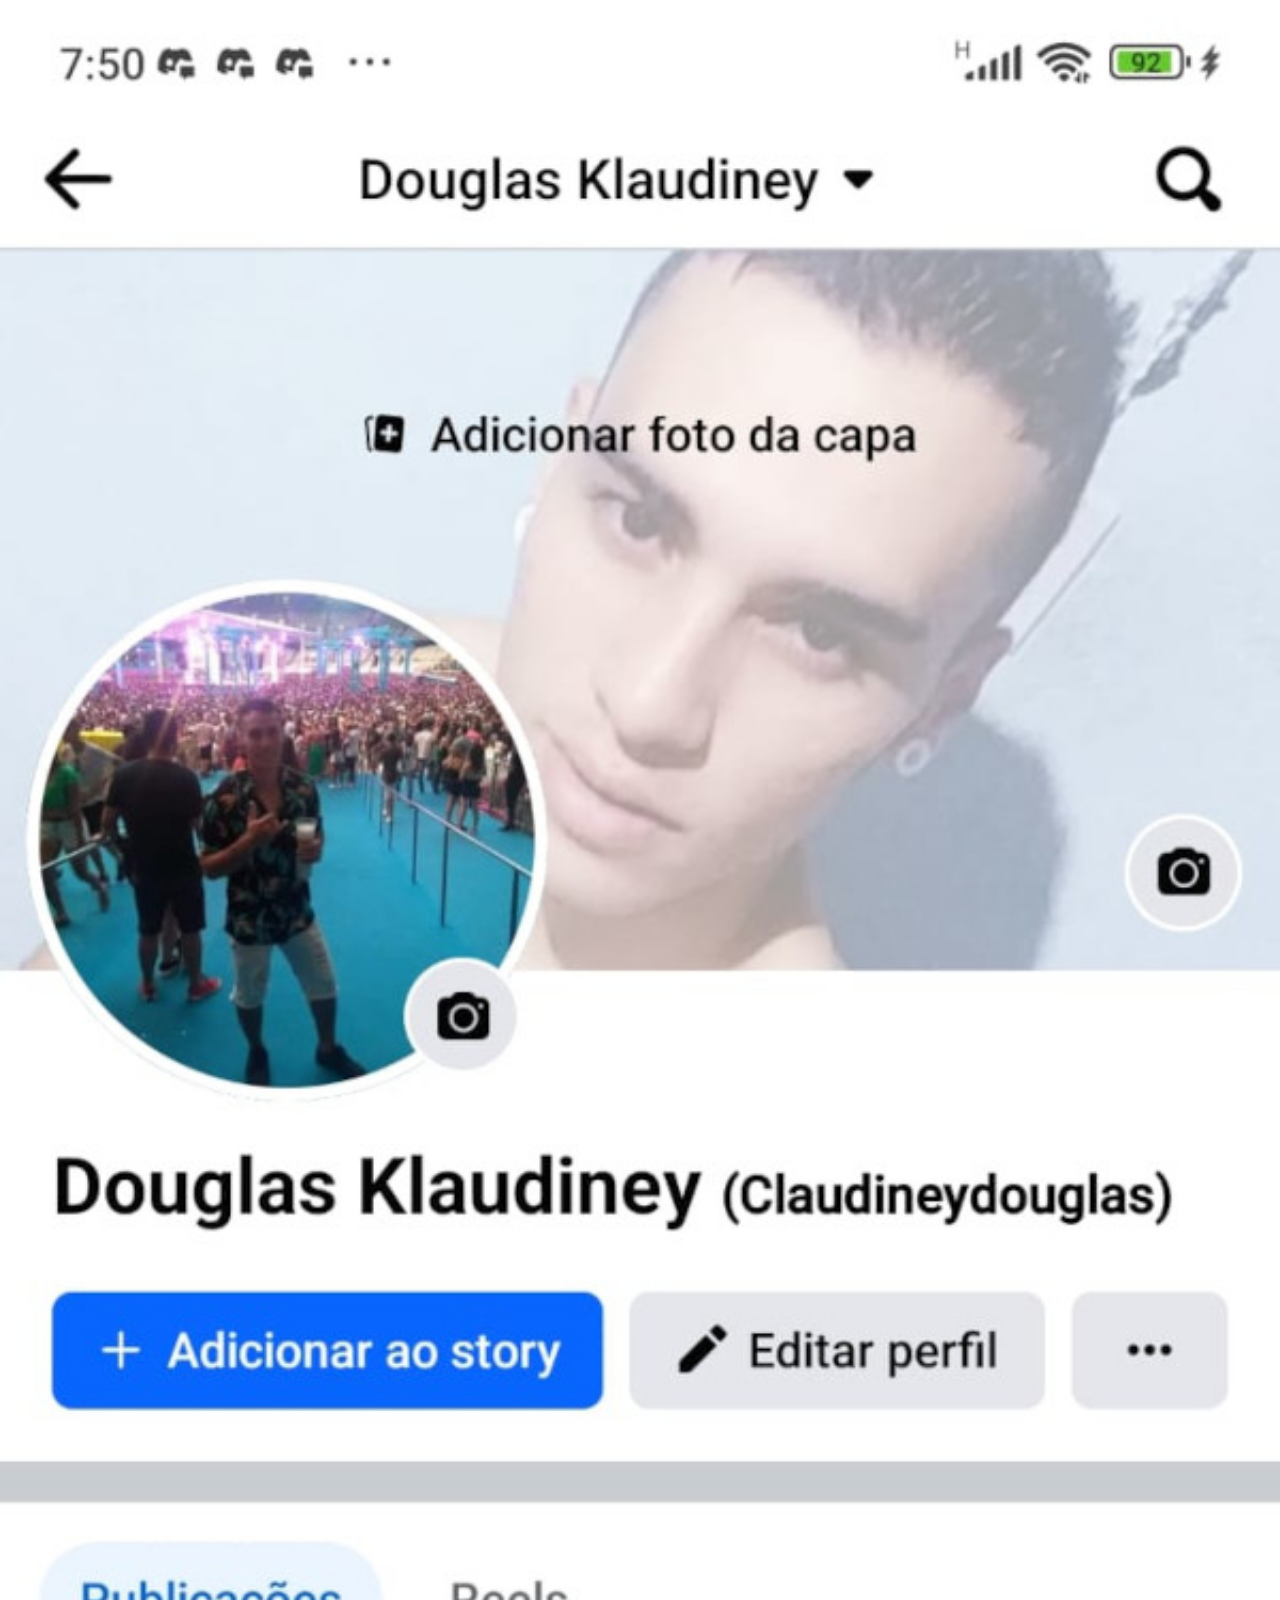
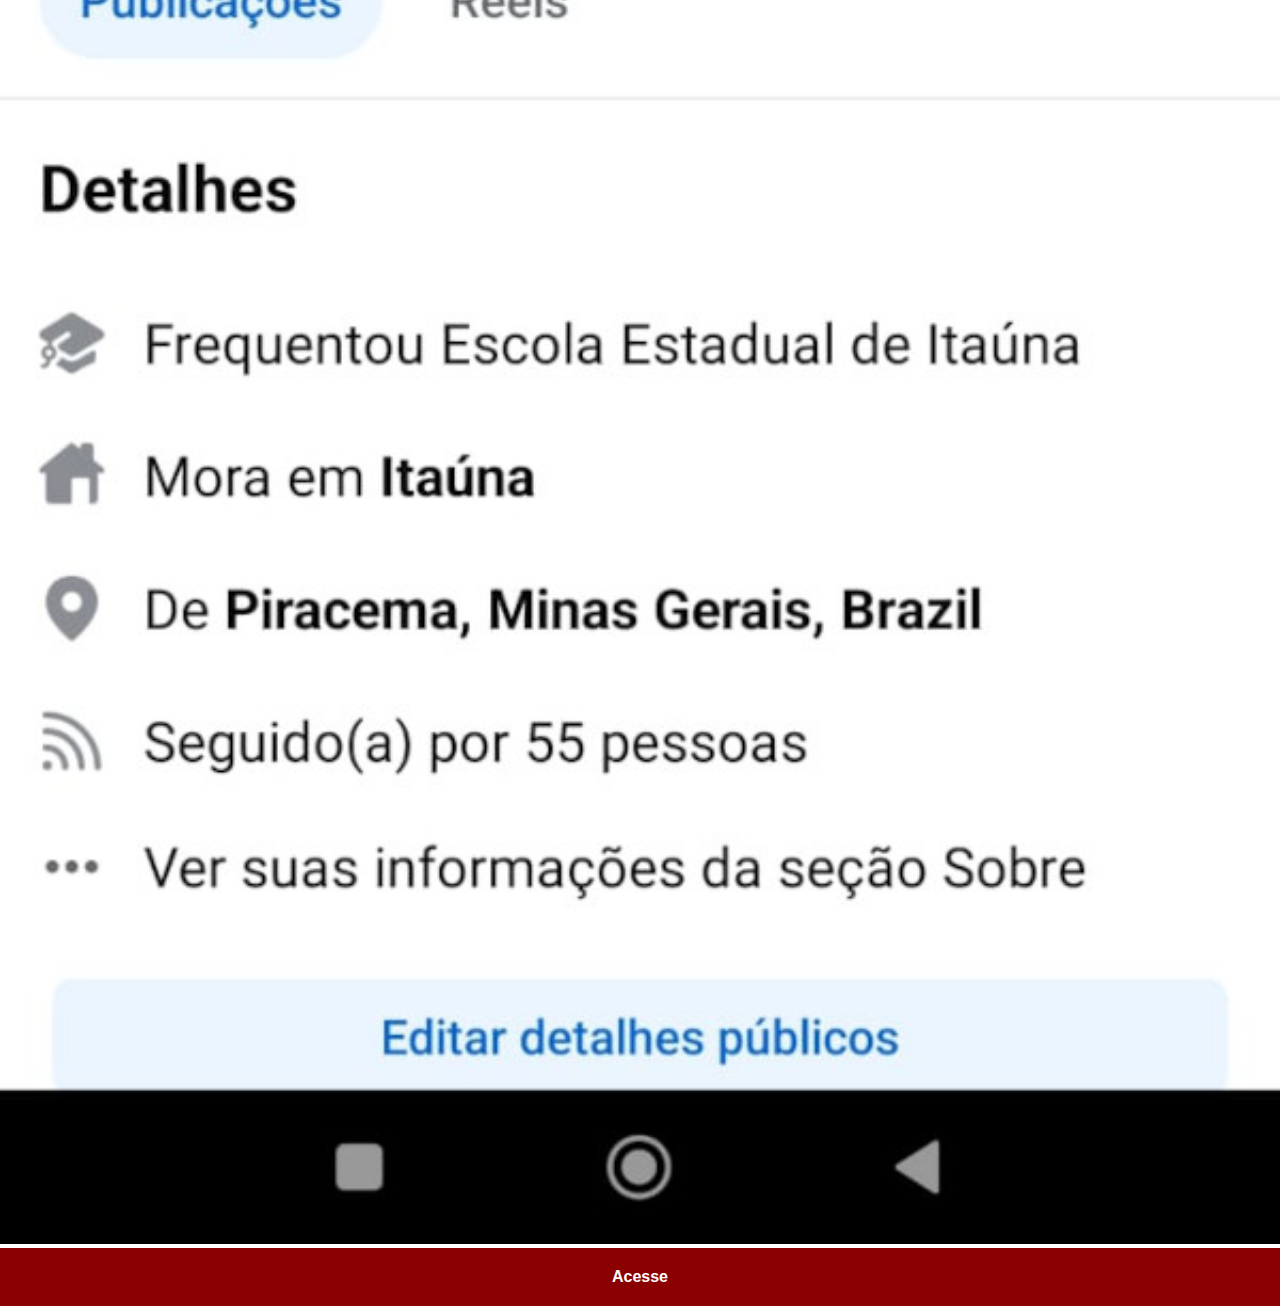
<file: facebook.html>
<!DOCTYPE html>
<html lang="en">
<head>
    <meta charset="UTF-8">
    <meta name="viewport" content="width=device-width, initial-scale=1.0">
    <title>Facebook</title>
    <link rel="stylesheet" href="estilos/social.css">
</head>
<body>
    <img src="imagens/tela-facebook.jpg" alt="facebook">
    <a href="https://www.facebook.com/claudiney.douglas.54/">Acesse</a>
</body>
</html>
</file>
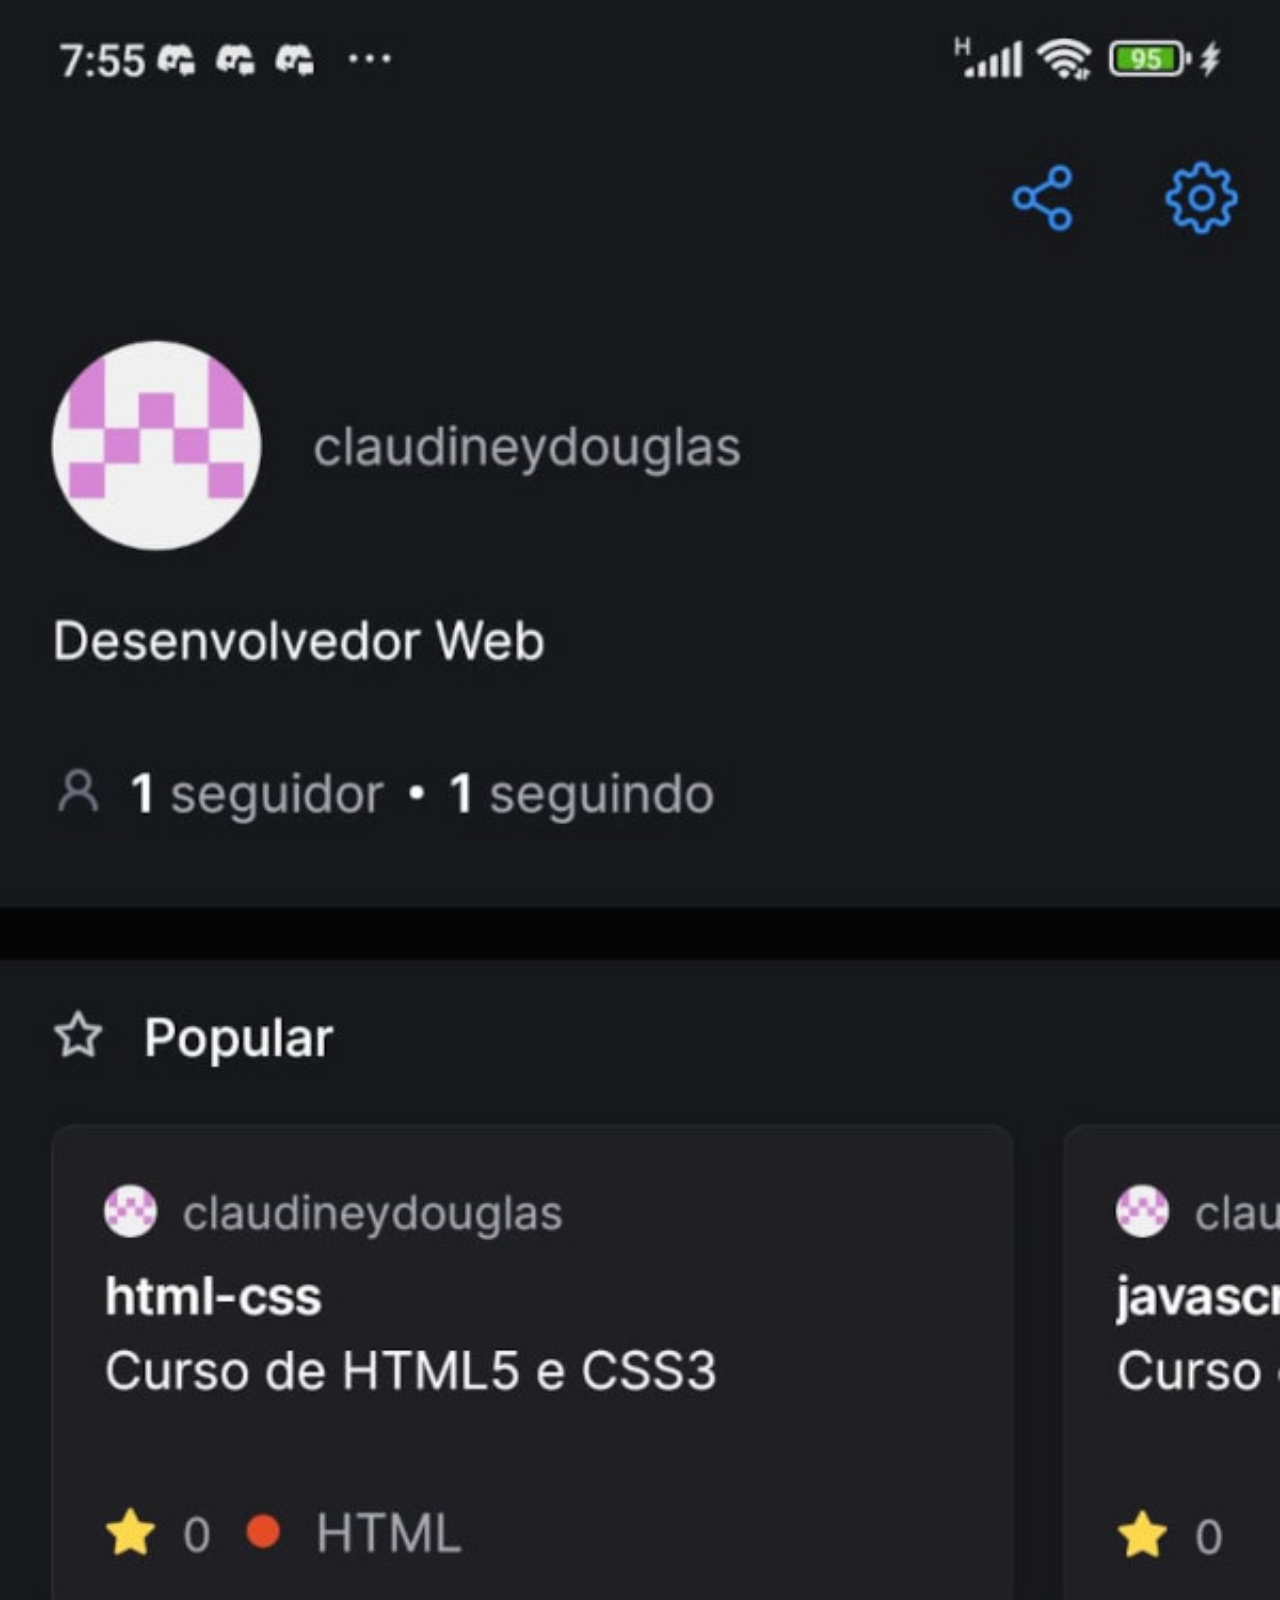
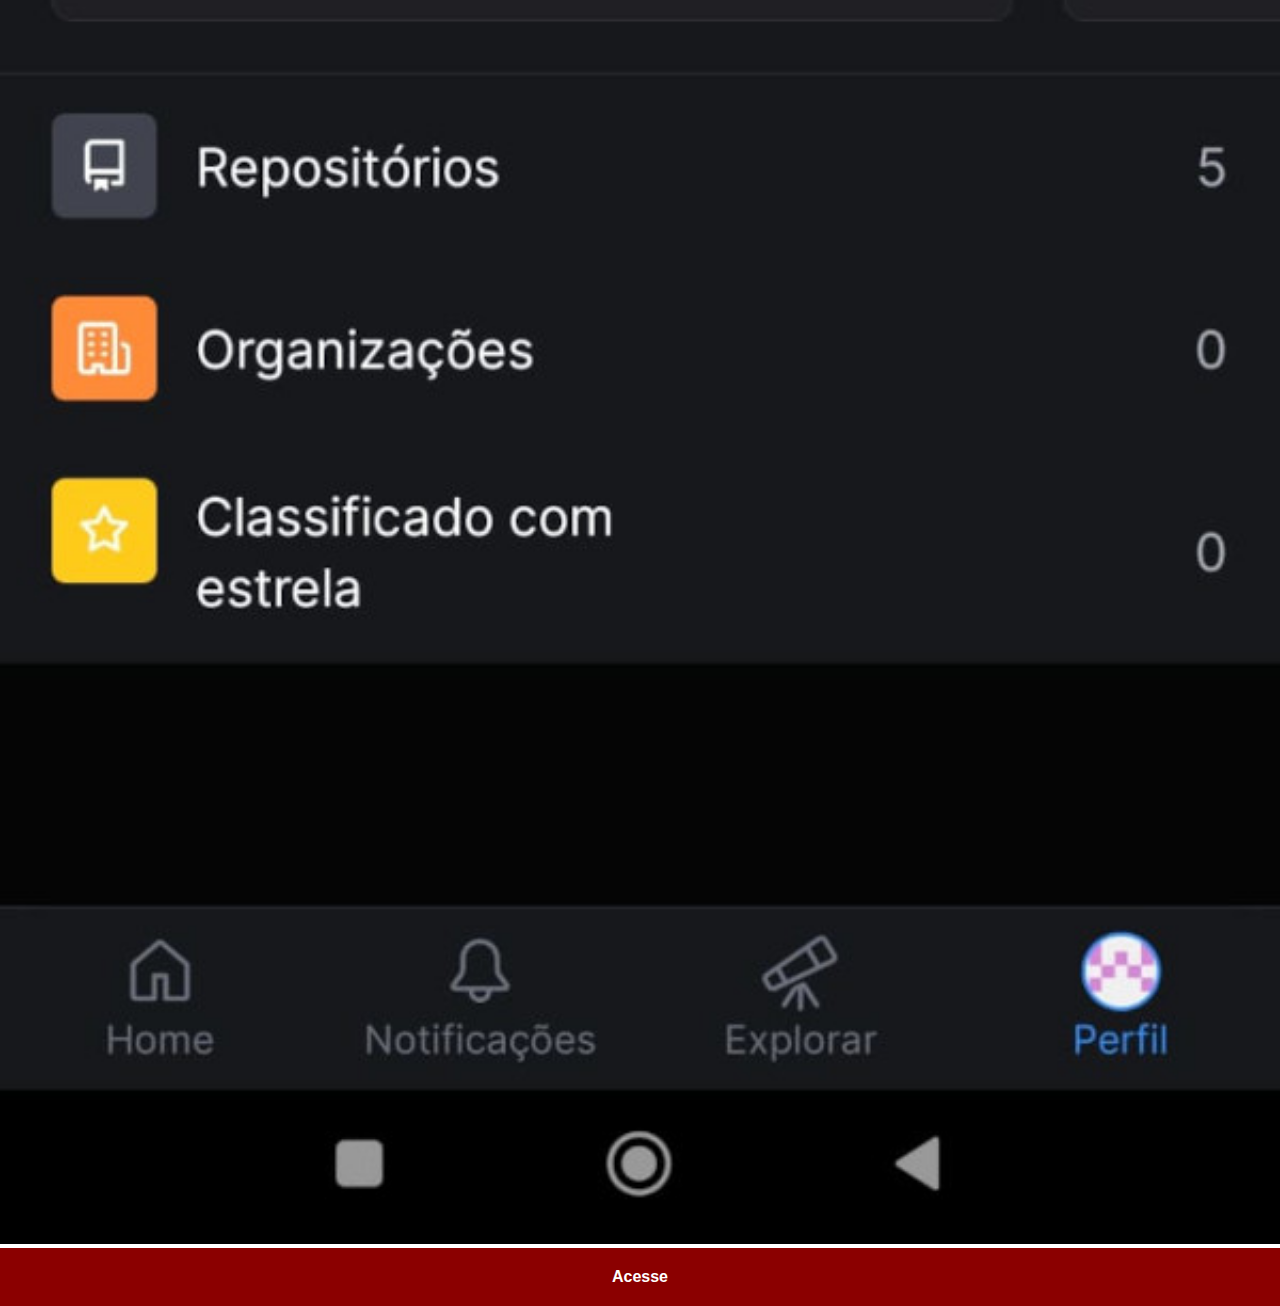
<file: github.html>
<!DOCTYPE html>
<html lang="pt-br">
<head>
    <meta charset="UTF-8">
    <meta name="viewport" content="width=device-width, initial-scale=1.0">
    <title>Github</title>
    <link rel="stylesheet" href="estilos/social.css">
</head>
<body>
    <img src="imagens/tela-github.jpg" alt="github">
    <a href="https://github.com/claudineydouglas" target="_blank">Acesse</a>
</body>
</html>
</file>
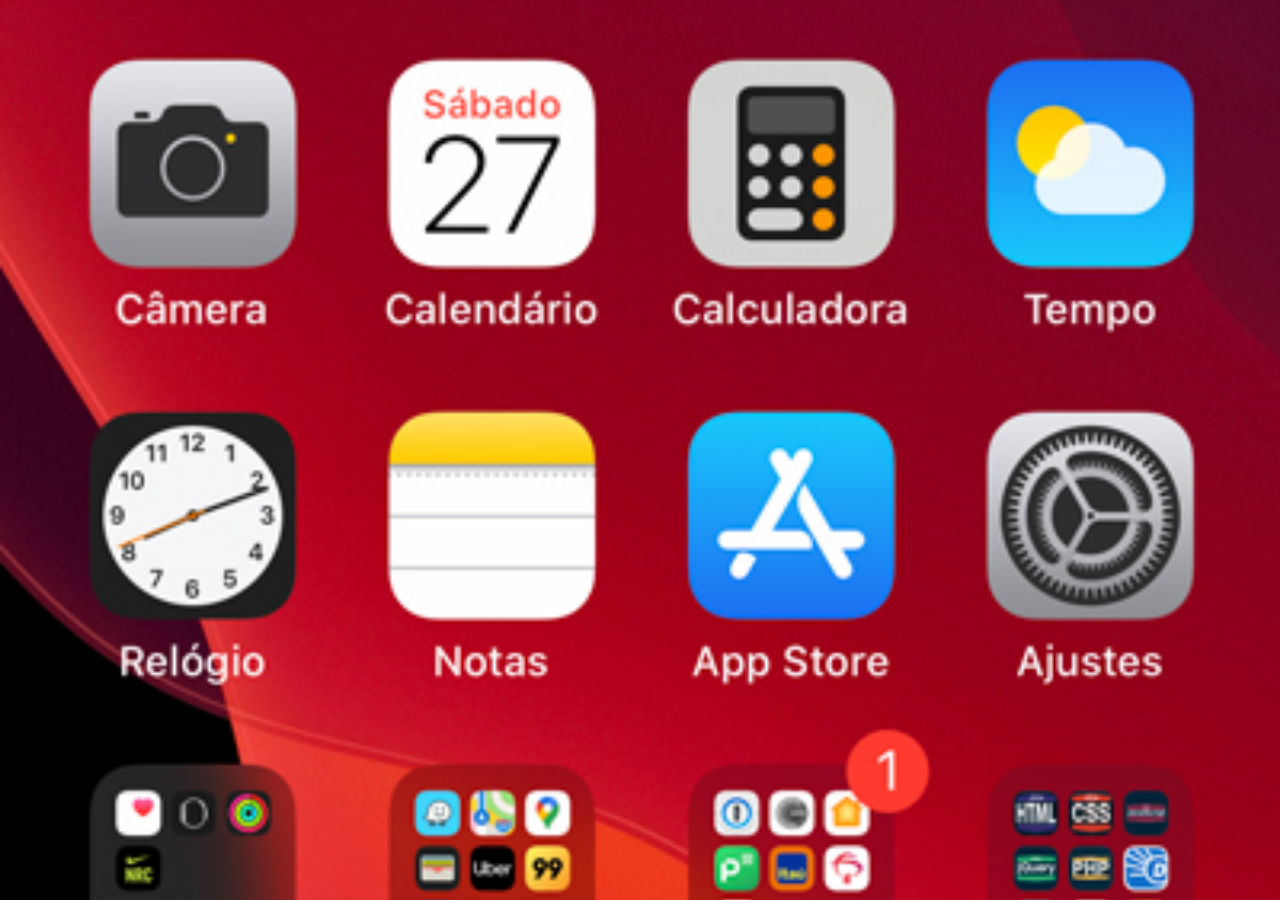
<file: home.html>
<!DOCTYPE html>
<html lang="pt-br">
<head>
    <meta charset="UTF-8">
    <meta name="viewport" content="width=device-width, initial-scale=1.0">
    <title>Home</title>
    <style>
        *{
            margin: 0px;
            padding: 0px;
        }
        body{
            width: 100vw;
            height: 100vh;
            background: black url('imagens/tela-home.jpg') top center;
            background-size: cover;
        }
    </style>
</head>
<body>
    
</body>
</html>
</file>
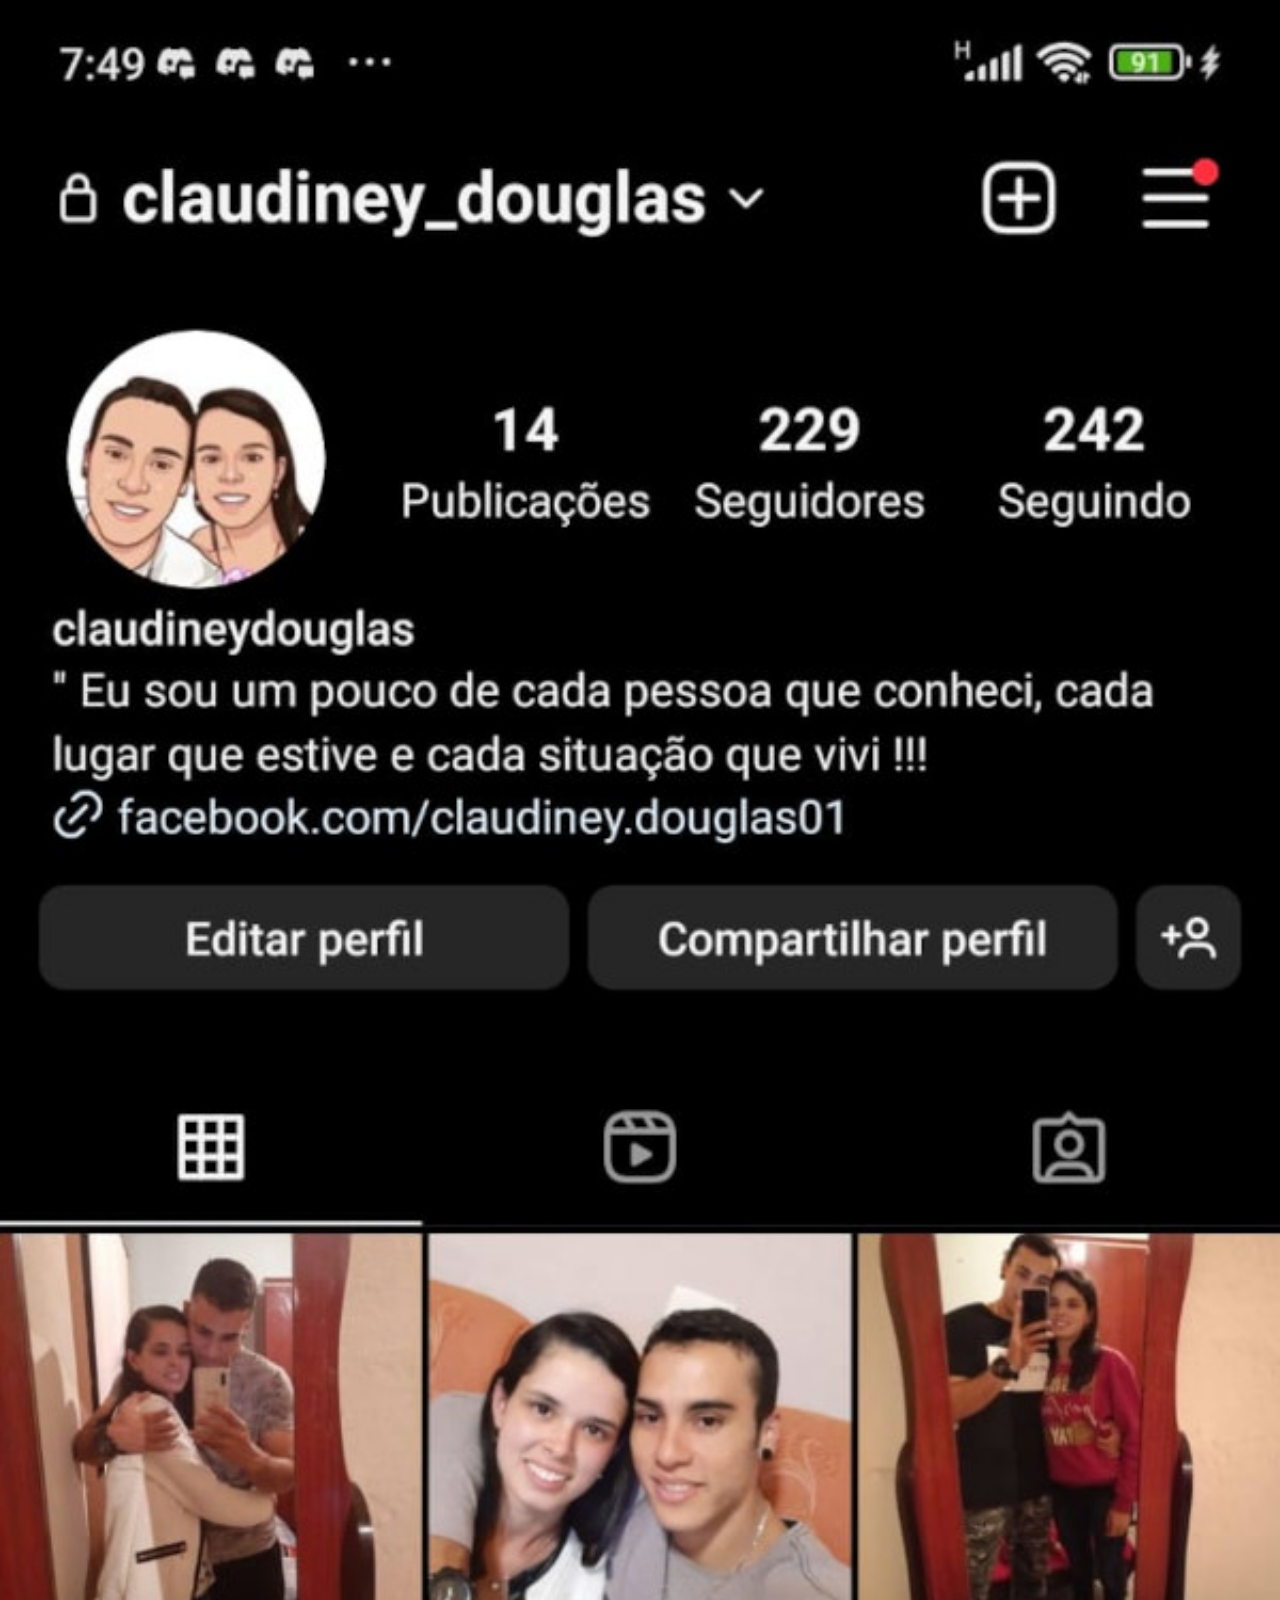
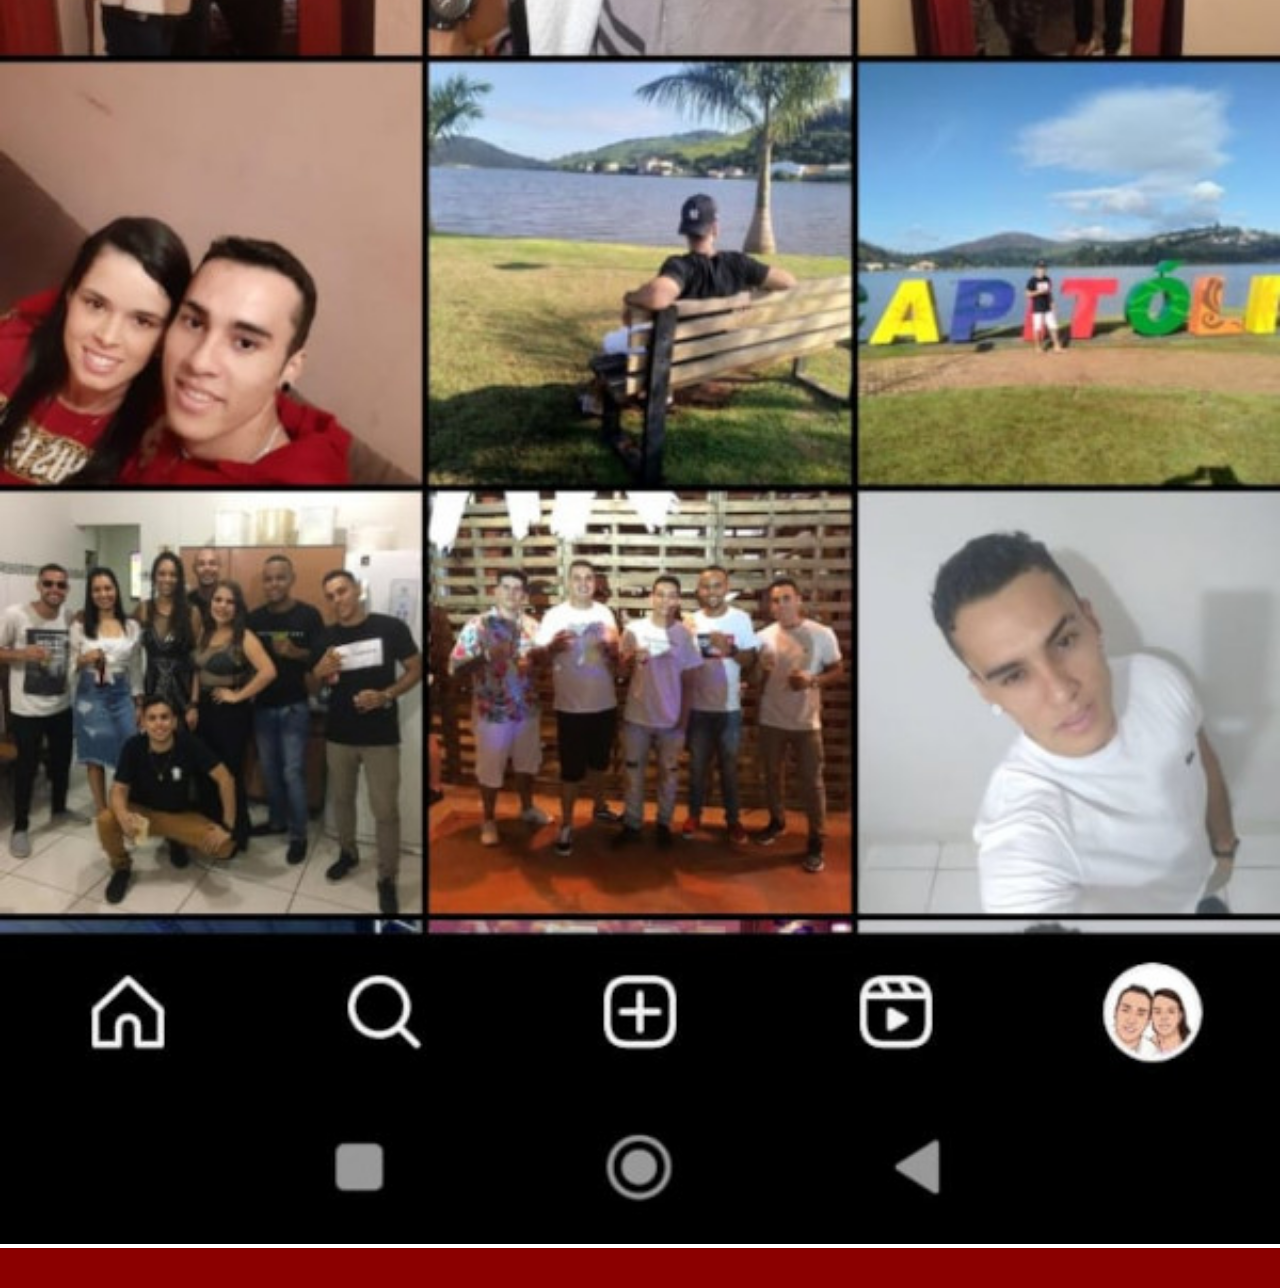
<file: instagran.html>
<!DOCTYPE html>
<html lang="pt-br">
<head>
    <meta charset="UTF-8">
    <meta name="viewport" content="width=device-width, initial-scale=1.0">
    <title>Instagran</title>
    <link rel="stylesheet" href="estilos/social.css">
</head>
<body>
    <img src="imagens/tela-instagran.jpg" alt="instagran">
    <a href="https://www.instagram.com/claudiney_douglas/" target="_blank"></a>
</body>
</html>
</file>
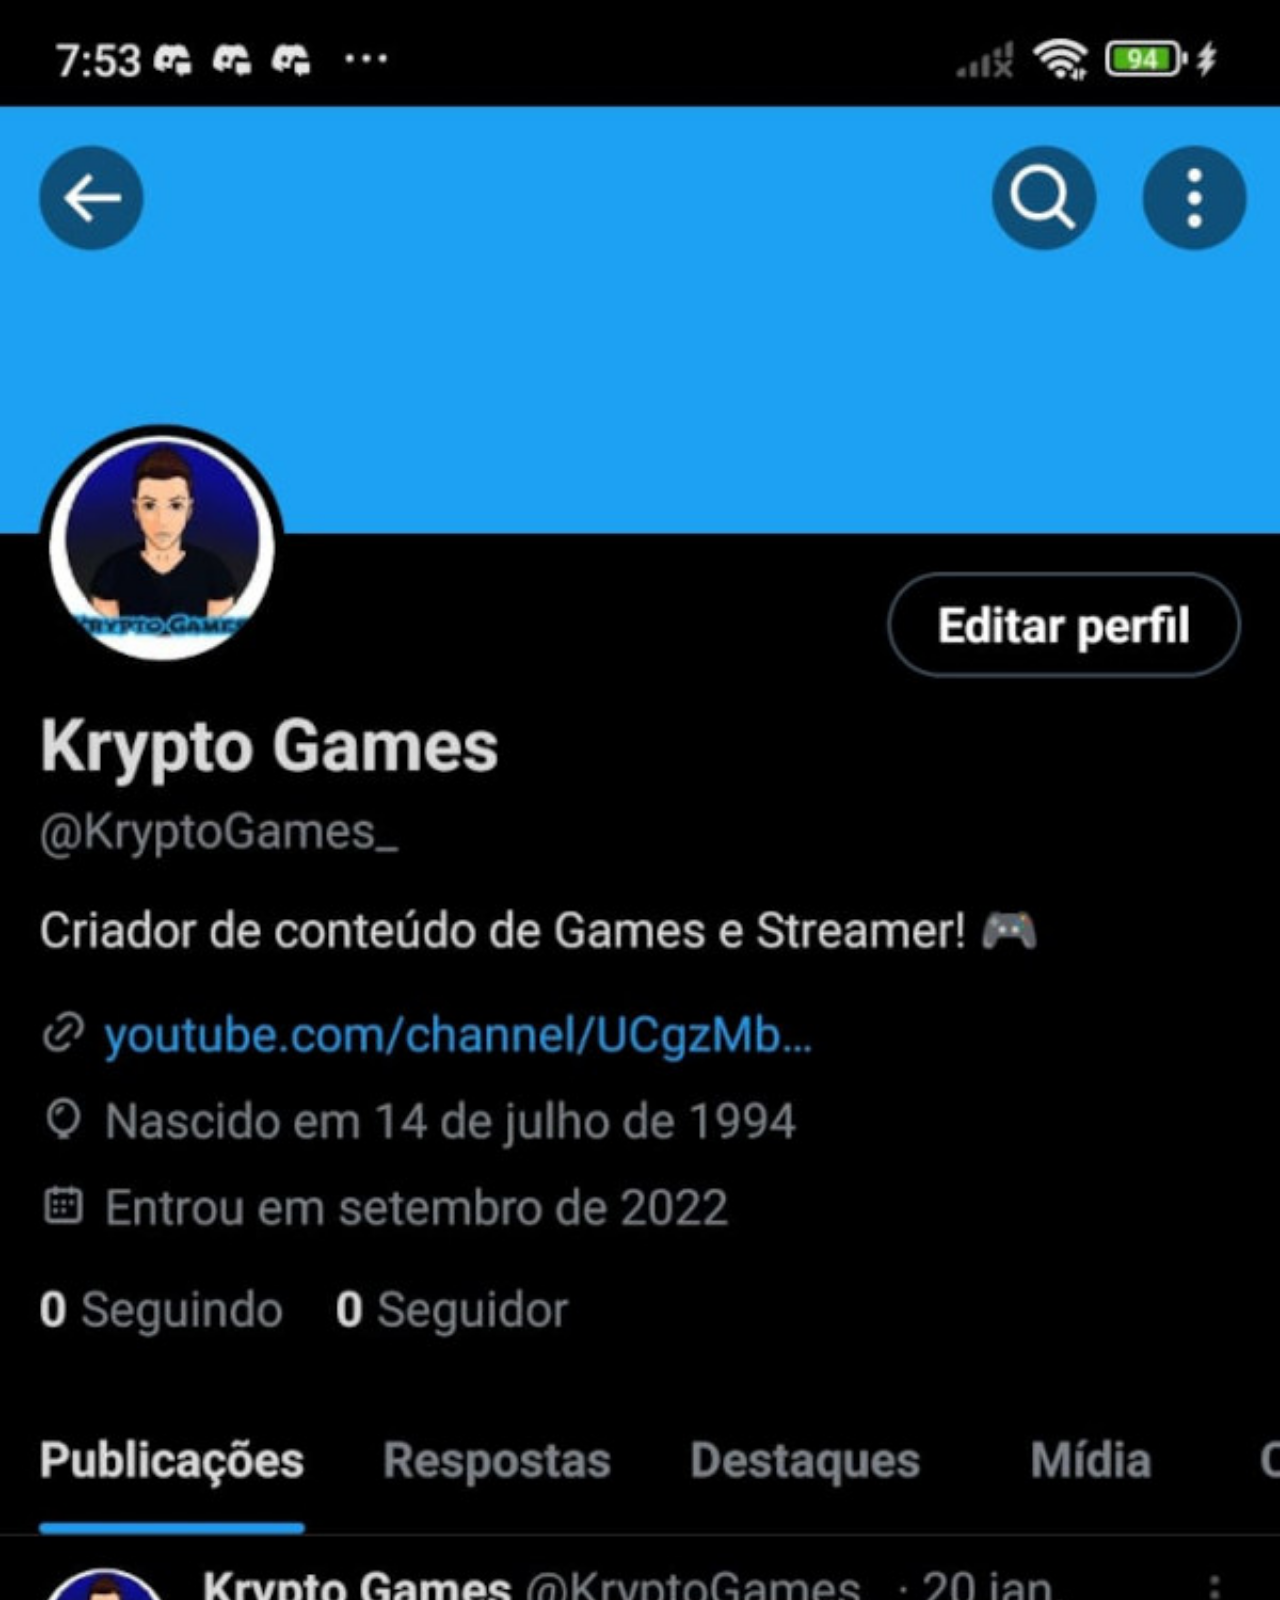
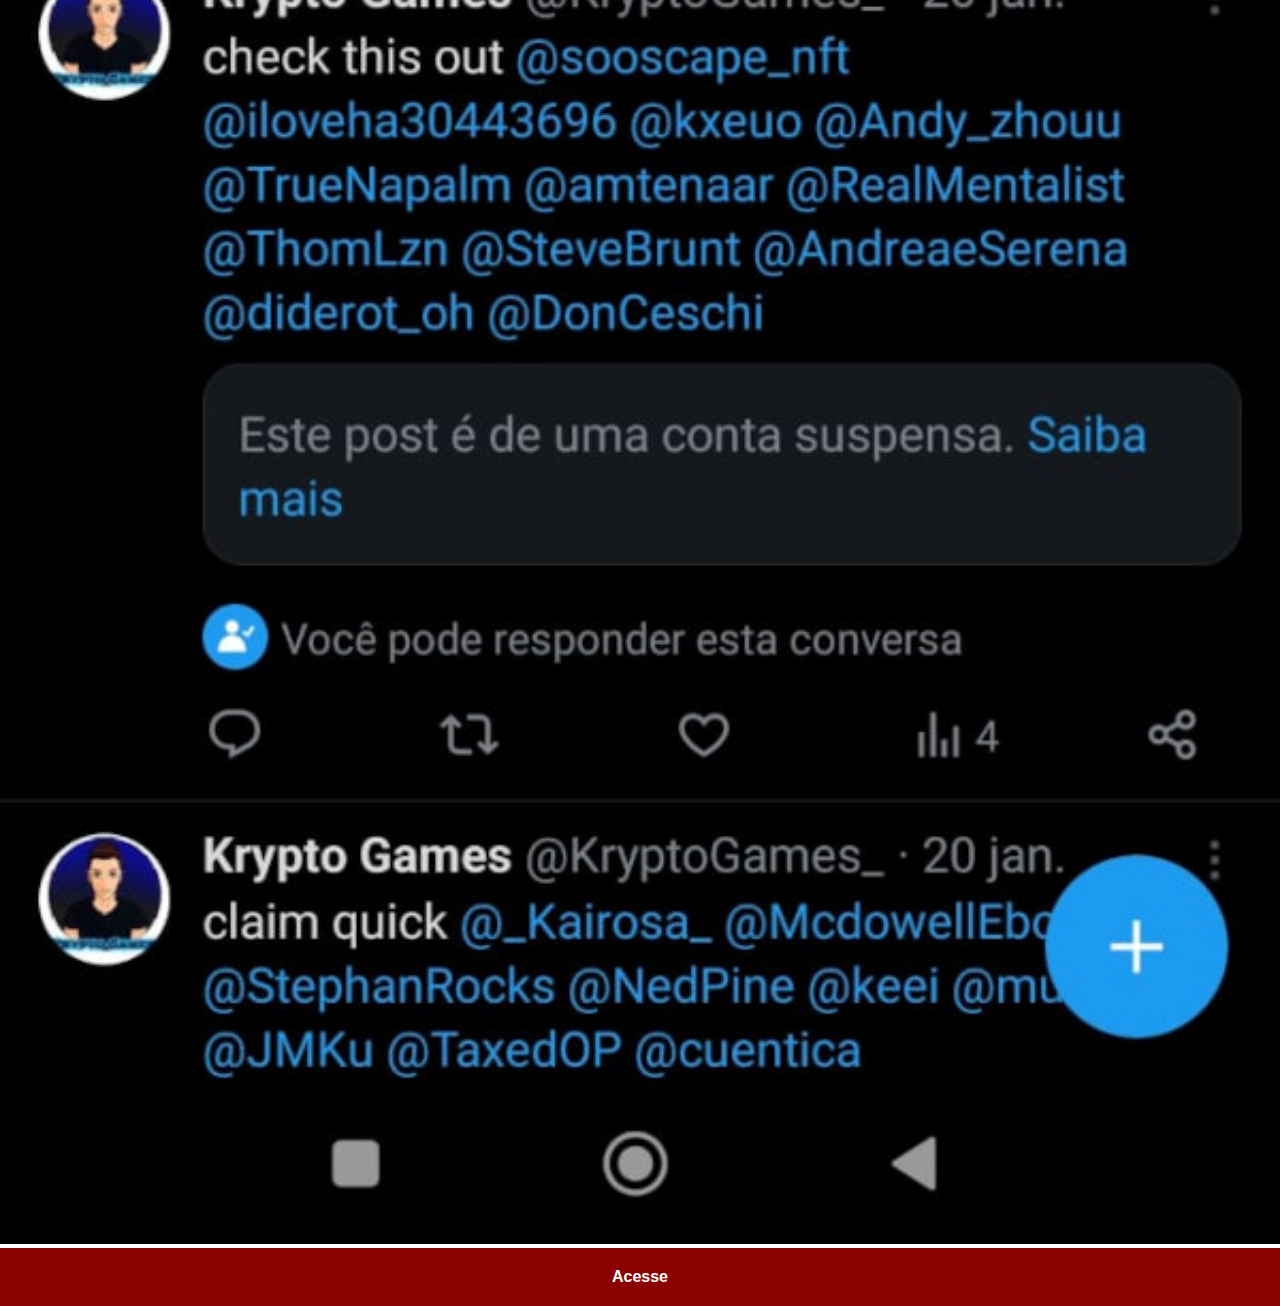
<file: twitter.html>
<!DOCTYPE html>
<html lang="en">
<head>
    <meta charset="UTF-8">
    <meta name="viewport" content="width=device-width, initial-scale=1.0">
    <title>Twitter</title>
    <link rel="stylesheet" href="estilos/social.css">
</head>
<body>
    <img src="imagens/tela-twitter.jpg" alt="twitter">
    <a href="https://twitter.com/KryptoGames_">Acesse</a>
</body>
</html>
</file>
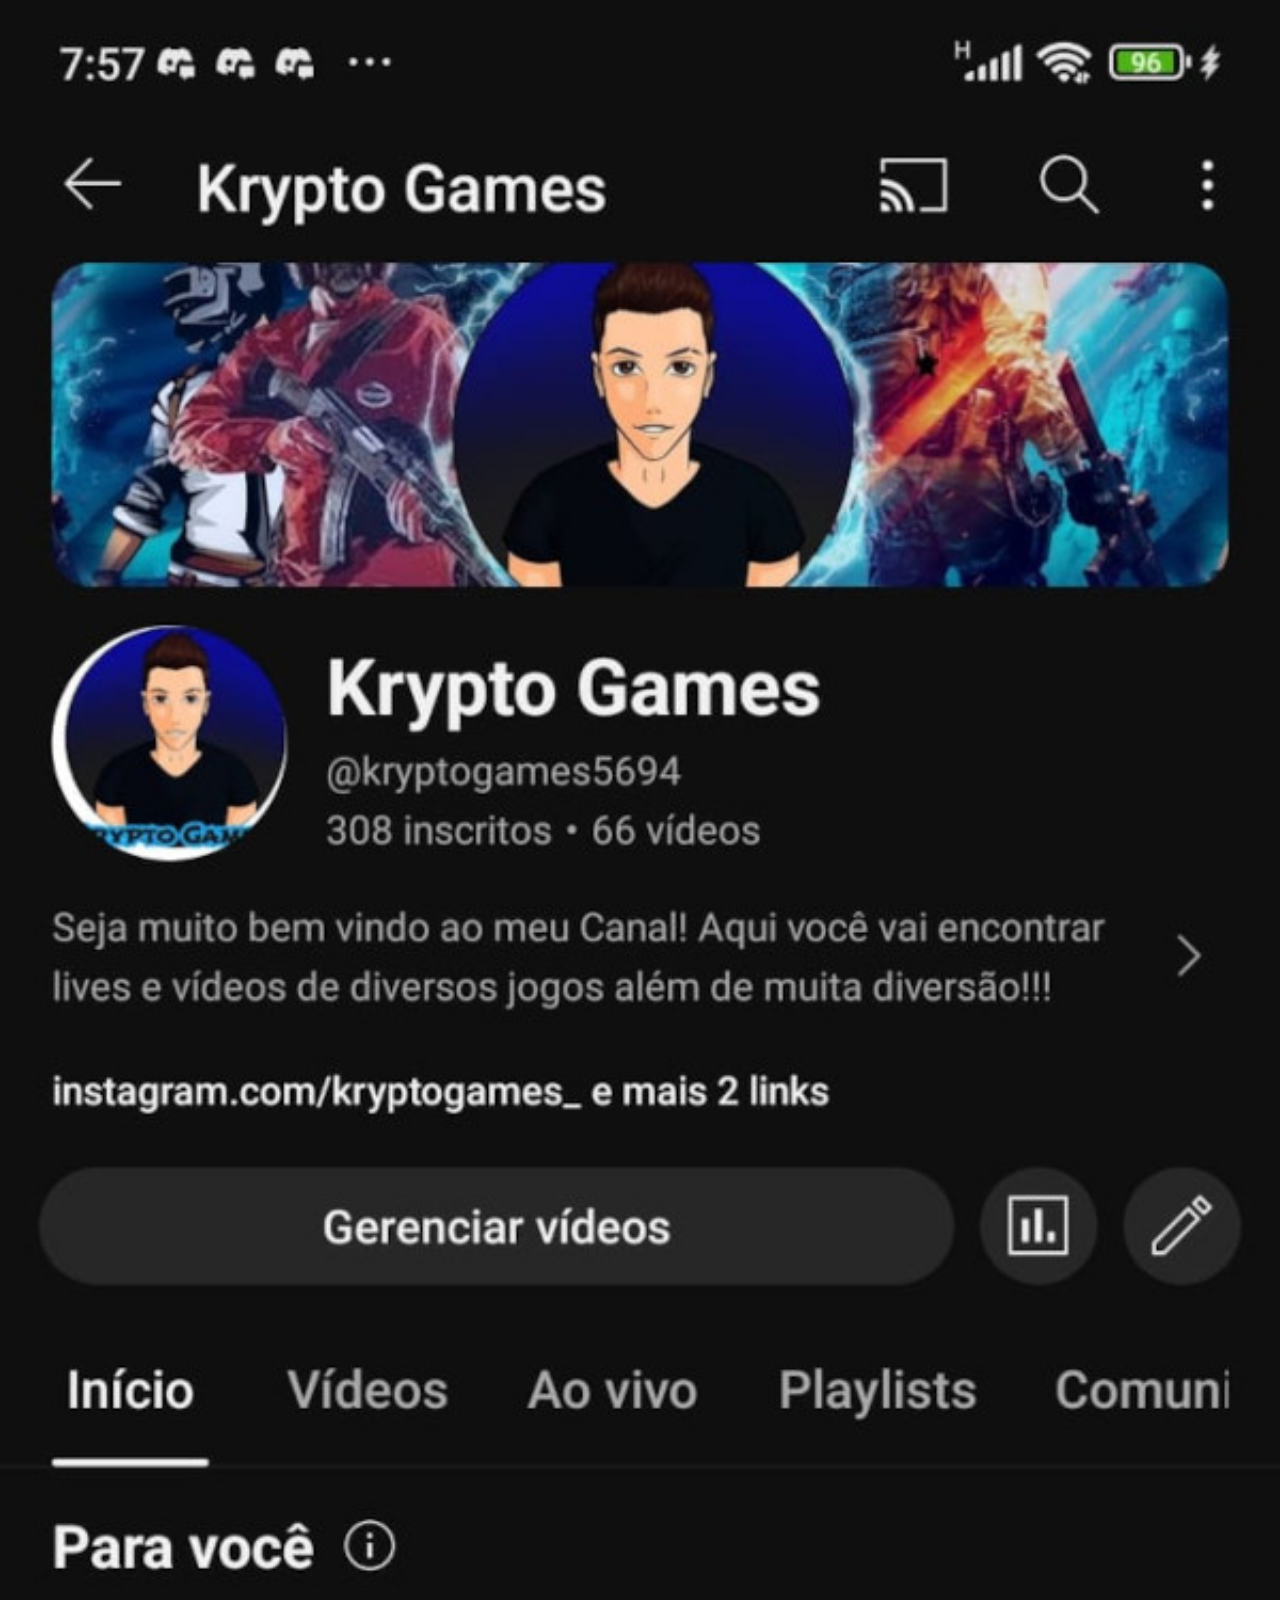
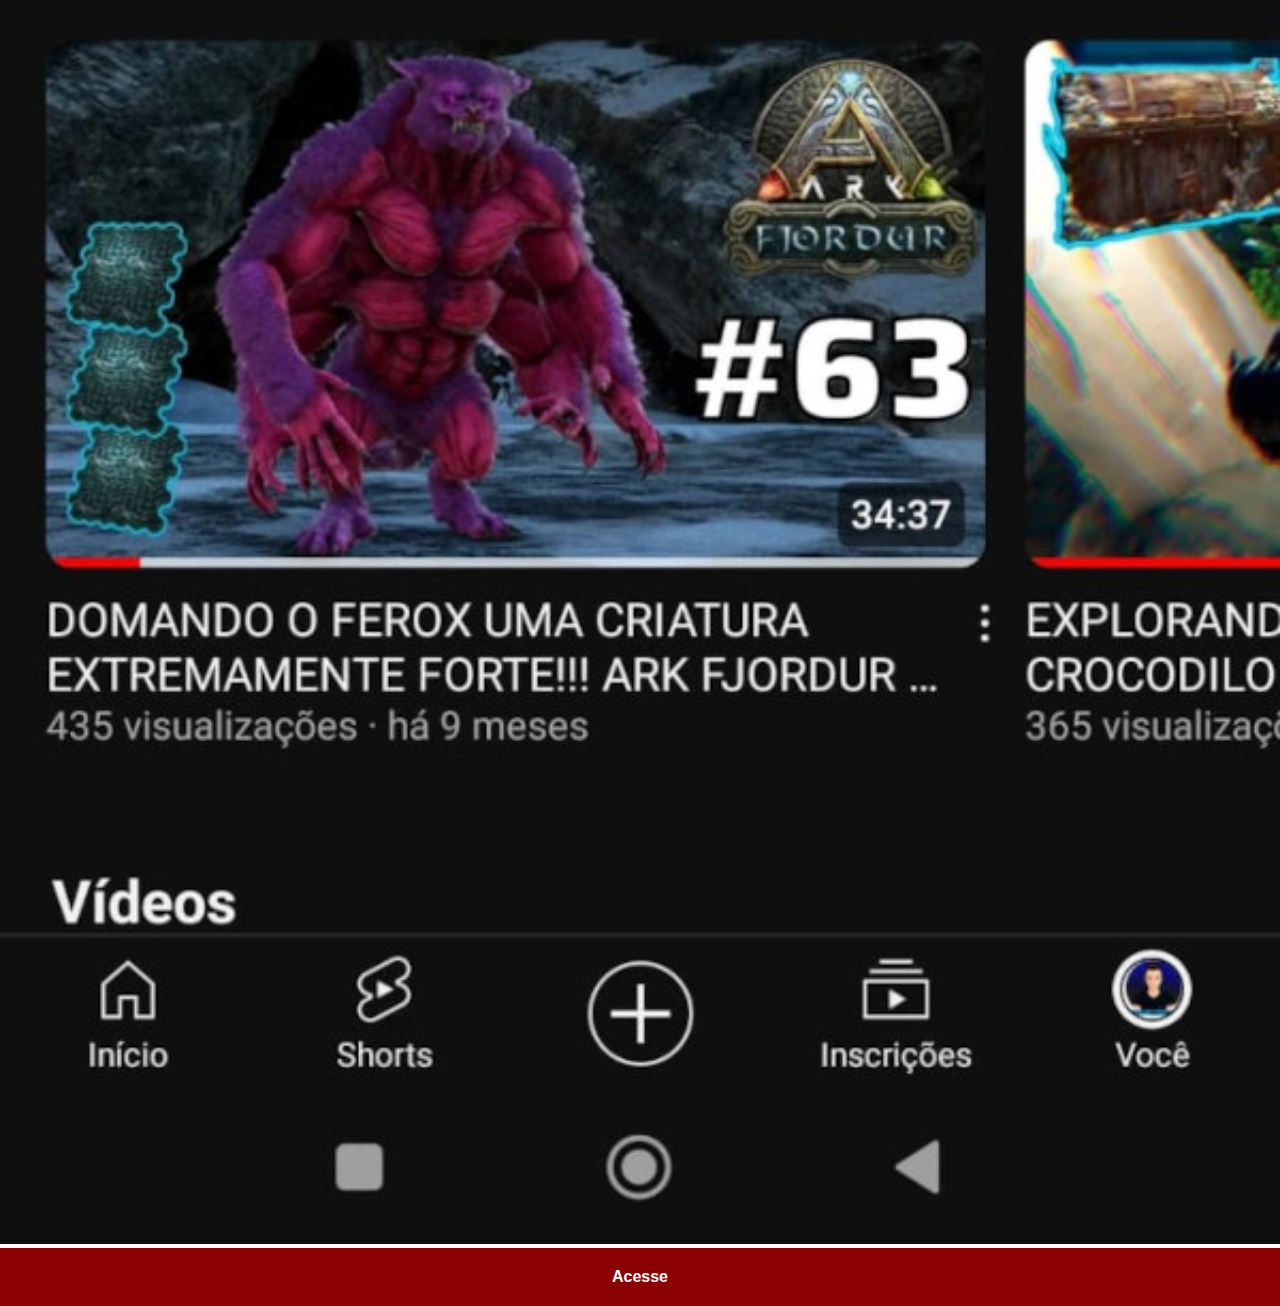
<file: youtube.html>
<!DOCTYPE html>
<html lang="pt-br">
<head>
    <meta charset="UTF-8">
    <meta name="viewport" content="width=device-width, initial-scale=1.0">
    <title>youtube</title>
    <link rel="stylesheet" href="estilos/social.css">
</head>
<body>
    <img src="imagens/tela-youtube.jpg" alt="youtube"><a href="https://www.youtube.com/@kryptogames5694/playlists" target="_blank">Acesse</a>
</body>
</html>
</file>
<file: estilos/social.css>
@charset "UTF-8";

*{
    margin: 0px;
    padding: 0px;
    font-family: Arial, Helvetica, sans-serif;
}
::-webkit-scrollbar{
    width: 0px;
    height: 0px;
}
img{
    width: 100vw;

}
a{
    display: block;
    background-color: darkred;
    color: white;
    padding: 20px;
    text-align: center;
    font-weight: bolder;
    text-decoration: none;
}
a:hover{
    background-color: red;
}
</file>
